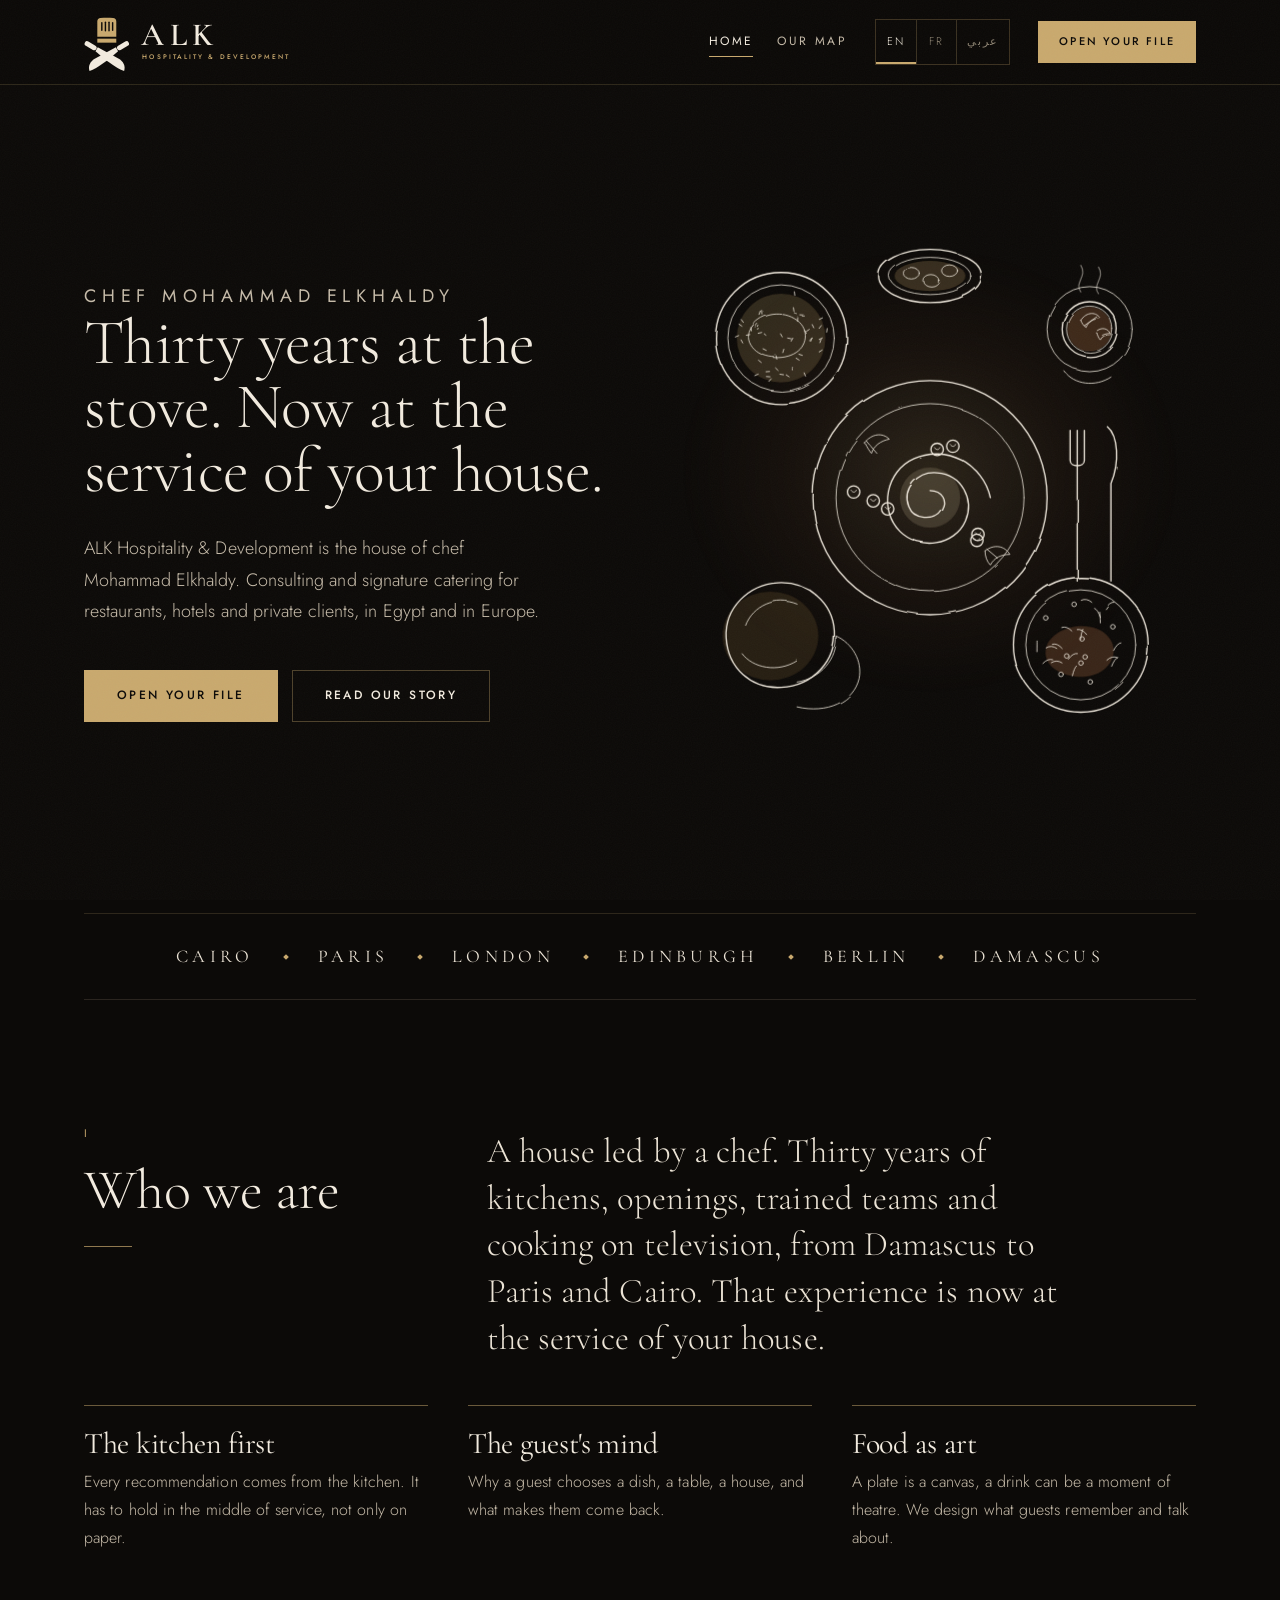
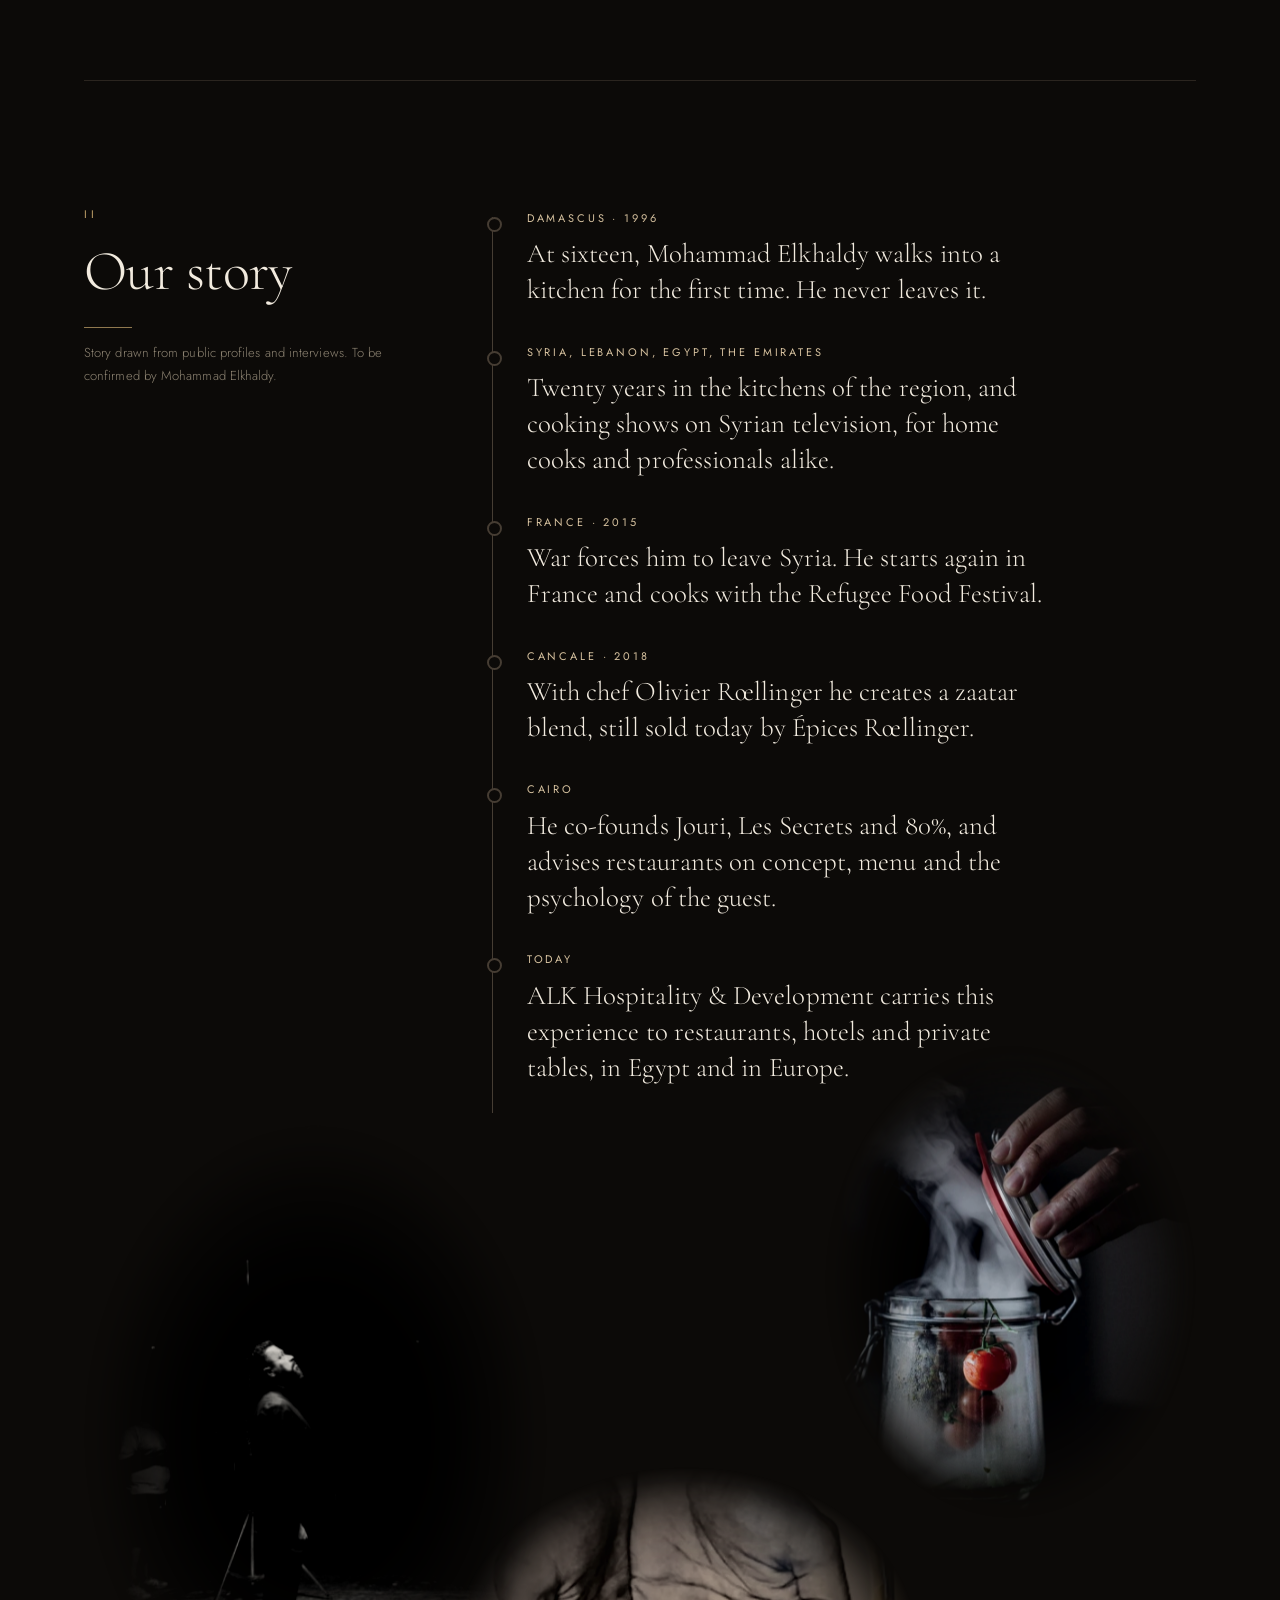
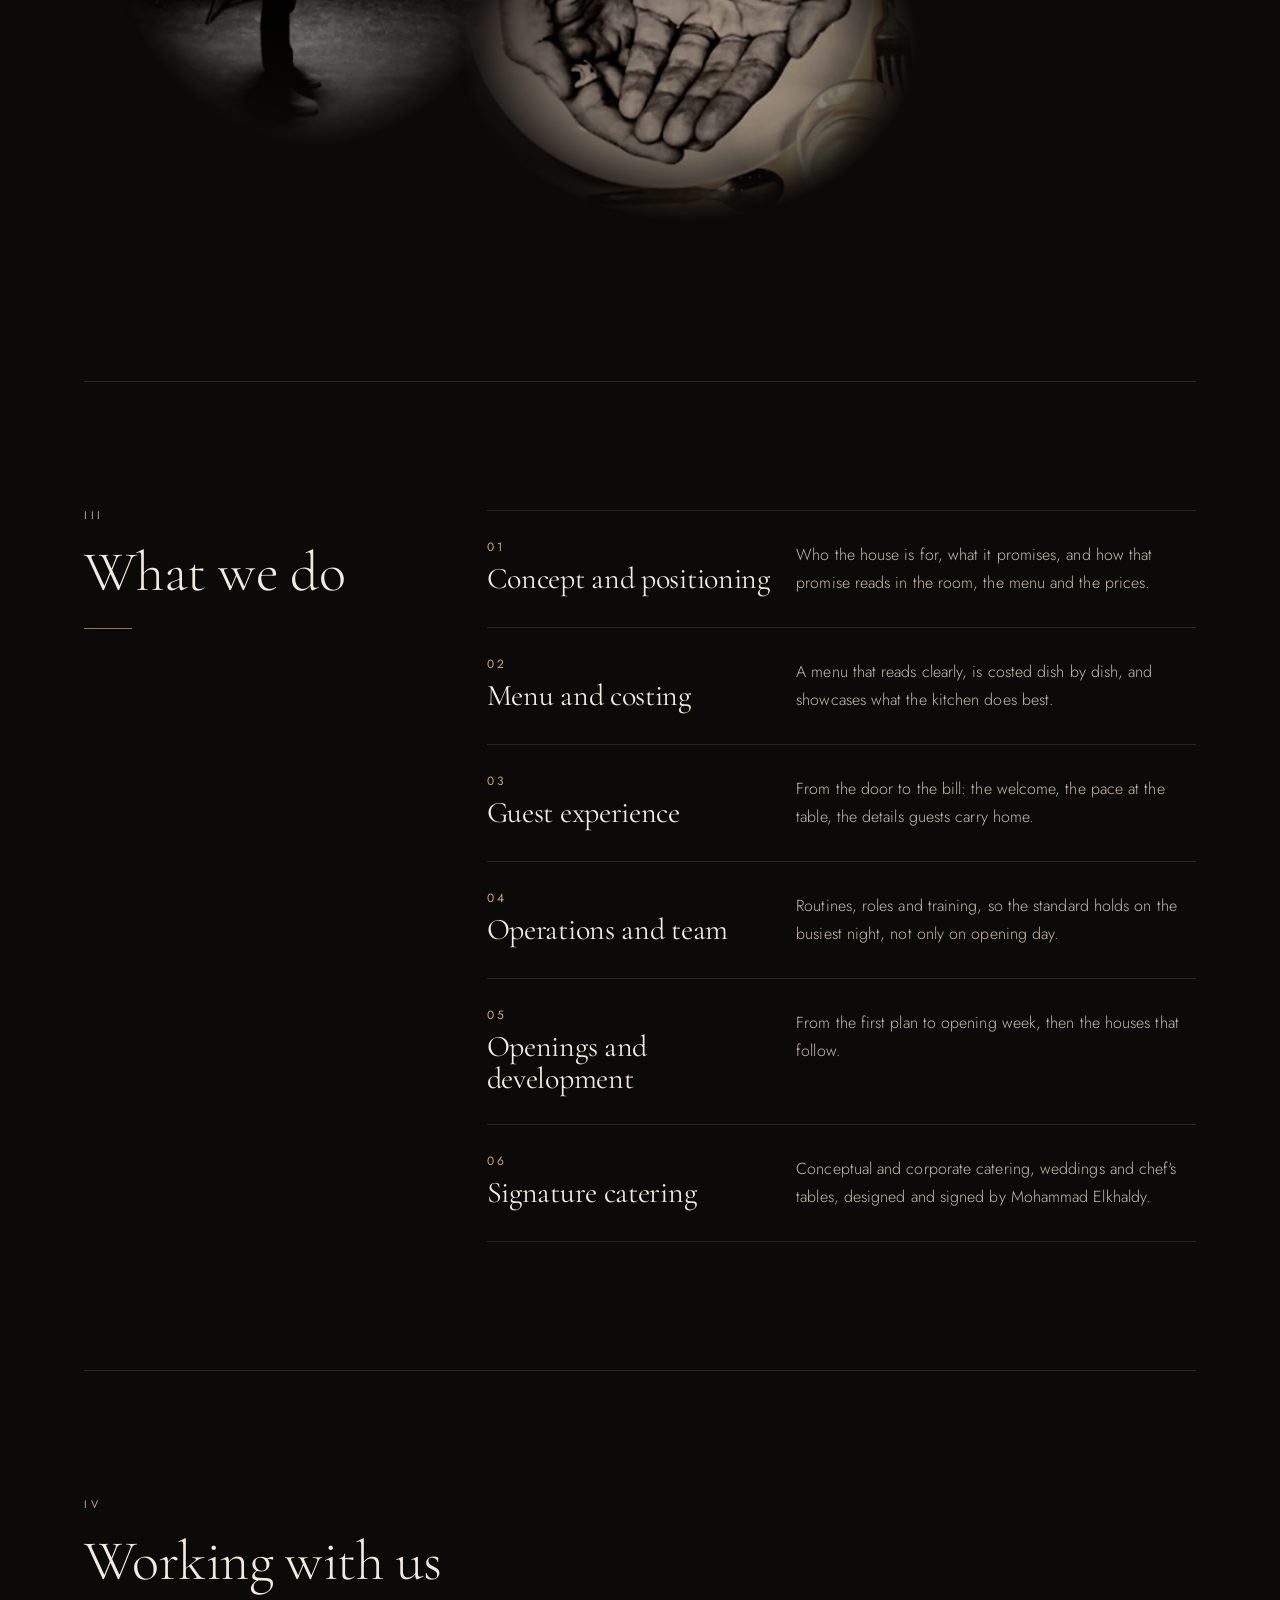
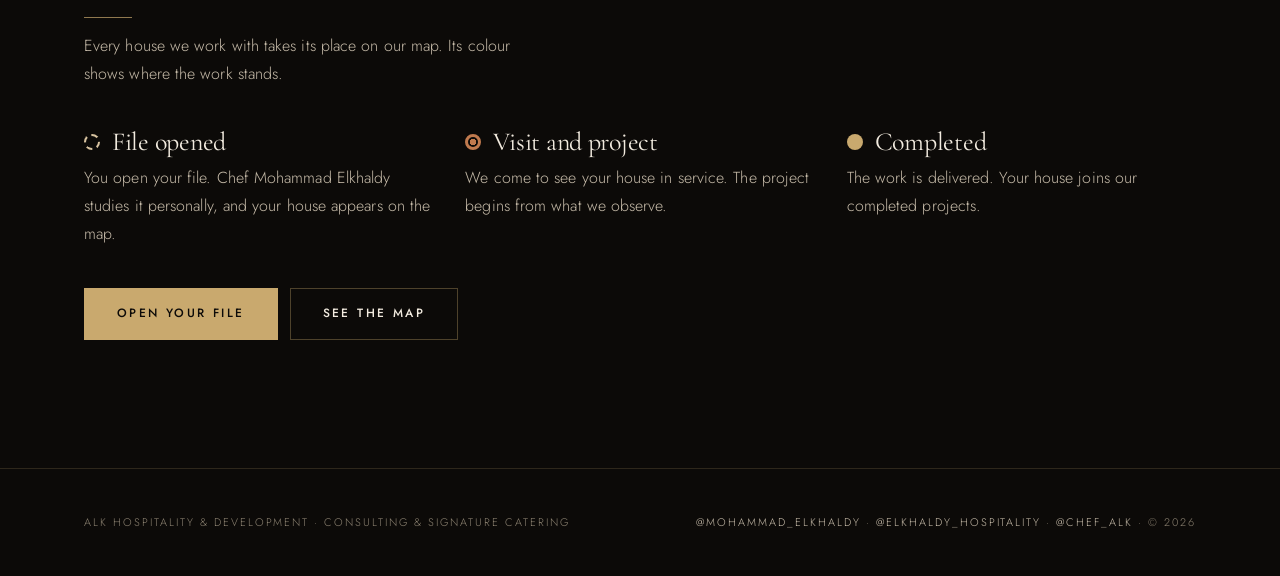
<file: alk-site-github/index.html>
<!DOCTYPE html>
<html lang="en" dir="ltr">
<head>
<meta charset="utf-8">
<meta name="viewport" content="width=device-width, initial-scale=1">
<meta name="theme-color" content="#0c0a08">
<link rel="icon" href="favicon.svg" type="image/svg+xml">
<title>ALK Hospitality</title>
<link rel="preconnect" href="https://fonts.googleapis.com">
<link rel="preconnect" href="https://fonts.gstatic.com" crossorigin>
<link rel="stylesheet" href="https://fonts.googleapis.com/css2?family=Cormorant+Garamond:ital,wght@0,300;0,400;0,500;1,300;1,400&family=Jost:wght@300;400;500&family=Amiri:wght@400;700&family=IBM+Plex+Sans+Arabic:wght@400;500;600&display=swap">
<link rel="stylesheet" href="site.css">
<style>
.hero{display:grid;grid-template-columns:minmax(0,6fr) minmax(0,6fr);gap:48px;align-items:center;padding-block:40px 64px;min-height:calc(100vh - 72px)}
.hero h1{font-size:clamp(44px,5vw,76px);font-weight:300;line-height:1}
:root[dir=rtl] .hero h1{line-height:1.3;font-weight:400}
.kicker{margin:0 0 28px;font:400 11px/1.6 var(--sans);letter-spacing:clamp(.16em,1vw,.32em);text-transform:uppercase;color:var(--red)}
:root[dir=rtl] .kicker{letter-spacing:0;font-size:14px}
.hero p{color:var(--muted);font-size:18px;margin:30px 0 0;max-width:46ch}
.acts{display:flex;flex-wrap:wrap;gap:14px;margin-top:42px}
.table{position:relative}
.table::before{content:"";position:absolute;inset:6% 4% 12%;border-radius:50%;background:radial-gradient(closest-side,rgba(201,169,110,.16),rgba(192,122,78,.06) 55%,transparent);filter:blur(12px);animation:glow 7s ease-in-out infinite;pointer-events:none}
.table svg{position:relative}
@keyframes glow{0%,100%{opacity:.55;transform:scale(.95)}50%{opacity:1;transform:scale(1.05)}}
.hero .kicker,.hero h1,.hero p,.hero .acts{animation:rise 1.1s cubic-bezier(.16,1,.3,1) backwards}
.hero h1{animation-delay:.1s}.hero p{animation-delay:.3s}.hero .acts{animation-delay:.45s}
@keyframes rise{from{opacity:0;transform:translateY(32px)}}
.ticker{border-top:1px solid rgba(201,169,110,.18);padding-block:30px}
.ticker .track{display:flex;flex-wrap:wrap;justify-content:center;gap:10px 0}
.ticker span{display:flex;align-items:center;gap:30px;padding-inline-end:30px;white-space:nowrap;font:400 clamp(15px,1.4vw,19px)/1.4 var(--display);letter-spacing:.24em;text-transform:uppercase;color:#ebe3d5}
:root[dir=rtl] .ticker span{letter-spacing:0;font-size:15px}
.ticker span:last-child{padding-inline-end:0}.ticker span:last-child i{display:none}
.ticker+.band{border-top:1px solid var(--line)}
.ticker i{flex:none;width:4px;height:4px;background:var(--red);transform:rotate(45deg)}
@keyframes tick{to{transform:translateX(-50%)}}
.table svg{display:block;width:100%;height:auto;max-height:calc(100vh - 150px)}
.table .note{margin:8px 0 0;text-align:center}
/* the drawing */
.ink{fill:none;stroke:#f2ebdf;stroke-width:1.5;stroke-linecap:round;stroke-linejoin:round}
.ink .thin{stroke-width:.9}
.wash{opacity:.9}
.anim .ink [pathLength]{stroke-dasharray:1;stroke-dashoffset:1;animation:draw var(--dur,1.2s) cubic-bezier(.65,0,.35,1) forwards;animation-delay:var(--t,0s)}
.anim .wash{opacity:0;animation:wash 1.4s ease-out forwards;animation-delay:var(--t,0s)}
.steam path{animation:steam 4s ease-in-out infinite;transform-box:fill-box;transform-origin:center}
.steam path+path{animation-delay:-2s}
@keyframes draw{to{stroke-dashoffset:0}}
@keyframes wash{to{opacity:.9}}
@keyframes steam{0%,100%{opacity:.15;transform:translateY(4px)}50%{opacity:.7;transform:translateY(-4px)}}
.diffs{display:grid;grid-template-columns:repeat(3,minmax(0,1fr));gap:40px;margin-top:44px}
.diffs h3{font-size:30px;padding-top:22px;border-top:1px solid rgba(201,169,110,.5)}
.diffs p{color:var(--muted);margin:8px 0 0}
.who p.big{font-family:var(--display);font-weight:300;font-size:clamp(26px,2.7vw,38px);line-height:1.35;max-width:36ch;margin:0;color:#ebe3d5}
:root[dir=rtl] .who p.big{line-height:1.7}
.story{list-style:none;margin:0;padding:0;position:relative}
.story::before{content:"";position:absolute;top:8px;bottom:8px;inset-inline-start:5px;width:1px;background:var(--line2)}
.story li{position:relative;padding:0 0 34px;padding-inline-start:40px}
.story::after{content:"";position:absolute;top:8px;bottom:8px;inset-inline-start:5px;width:1px;background:var(--red);transform-origin:top;transform:scaleY(var(--p,1));transition:transform .25s linear}
.story li::before{content:"";position:absolute;z-index:1;top:8px;inset-inline-start:0;width:11px;height:11px;border-radius:50%;background:var(--bg);border:2px solid var(--line2);transition:background .5s,border-color .5s,box-shadow .5s}
.story li.on::before{border-color:var(--red);background:var(--red);box-shadow:0 0 0 6px rgba(201,169,110,.14)}
.story li b{transition:color .5s}.story li.on b{color:var(--red-ink)}
.story b{display:block;font-weight:400;font-size:11px;letter-spacing:.26em;text-transform:uppercase;color:var(--olive)}
:root[dir=rtl] .story b{letter-spacing:0;font-size:14px}
.story p{margin:8px 0 0;font-family:var(--display);font-weight:300;font-size:clamp(22px,2.1vw,28px);line-height:1.35;max-width:40ch}
:root[dir=rtl] .story p{line-height:1.75}
.status{list-style:none;margin:40px 0 0;padding:0;display:grid;grid-template-columns:repeat(3,minmax(0,1fr));gap:32px}
.status h3{font-size:26px;display:flex;align-items:center;gap:12px}
.status p{color:var(--muted);margin:8px 0 0}
.mk{flex:none;width:16px;height:16px;border-radius:50%}
.mk.done{background:var(--red)}.mk.progress{border:3px solid var(--gold);background:radial-gradient(circle,var(--gold) 0 3px,transparent 3.5px)}.mk.open{border:2px dashed var(--steel)}
.join-cta{display:flex;flex-wrap:wrap;gap:12px;margin-top:40px}
/* story photographs: no frames; each picture melts into the graphite ground at its edges, toned to the site's palette */
.frames{grid-column:1/-1;display:grid;grid-template-columns:repeat(12,minmax(0,1fr));gap:clamp(40px,6vw,90px) 0;align-items:start;margin-top:clamp(24px,5vw,64px)}
.frames figure{position:relative;margin:0;will-change:transform;transform:translateY(var(--y,0px))}
.frames .ph{position:relative;
  -webkit-mask-image:radial-gradient(closest-side,#000 42%,rgba(0,0,0,.82) 60%,rgba(0,0,0,.42) 80%,rgba(0,0,0,.12) 92%,transparent 100%);
  mask-image:radial-gradient(closest-side,#000 42%,rgba(0,0,0,.82) 60%,rgba(0,0,0,.42) 80%,rgba(0,0,0,.12) 92%,transparent 100%);-webkit-mask-size:100% 100%;mask-size:100% 100%}
.frames img{display:block;width:100%;height:100%;object-fit:cover;filter:brightness(.86) contrast(1.06) saturate(.85);transition:transform 2.4s cubic-bezier(.16,1,.3,1),filter 1s}
.frames figure:hover img{transform:scale(1.03);filter:brightness(1) contrast(1.06) saturate(1)}
/* warm the black-and-white pictures toward the ink colour, darken the bright plate so it sits in the night */
.frames .f1 img{filter:brightness(.92) contrast(1.08) sepia(.12)}
.frames .f2 img{filter:brightness(.7) contrast(1.1) saturate(.55) sepia(.18)}
.frames .f2:hover img{filter:brightness(.88) contrast(1.08) saturate(.8) sepia(.1)}
.frames .f1{grid-column:1/span 5;grid-row:calc(var(--r,0) + 1);z-index:1}.frames .f1 .ph{aspect-ratio:430/576}
.frames .f2{grid-column:5/span 5;grid-row:calc(var(--r,0) + 1);margin-top:clamp(60px,12vw,190px)}.frames .f2 .ph{aspect-ratio:506/388}
.frames .f2 img{object-position:50% 45%}
.frames .f3{grid-column:9/span 4;grid-row:calc(var(--r,0) + 1);margin-top:clamp(-30px,-2vw,0px);z-index:1}.frames .f3 .ph{aspect-ratio:822/1050}
/* reveal: each picture surfaces out of the dark, from a soft blur */
.frames.rv{opacity:1;transform:none}
.frames.rv .ph{opacity:0;filter:blur(14px);transition:opacity 1.8s ease,filter 1.8s ease}
.frames.rv img{transform:scale(1.12)}
.frames.rv.in .ph{opacity:1;filter:none}
.frames.rv.in img{transform:none}
.frames.rv.in figure:hover img{transform:scale(1.03)}
.frames.rv.in .f2 .ph,.frames.rv.in .f2 img{transition-delay:.3s}
.frames.rv.in .f3 .ph,.frames.rv.in .f3 img{transition-delay:.6s}
@media(max-width:900px){
  .frames{grid-template-columns:repeat(6,minmax(0,1fr))}
  .frames .f1{grid-column:1/span 4;grid-row:calc(var(--r,0) * 2 + 1)}.frames .f3{grid-column:3/span 4;grid-row:calc(var(--r,0) * 2 + 1);margin-top:42%}
  .frames .f2{grid-column:1/span 5;grid-row:calc(var(--r,0) * 2 + 2);margin-top:-12%}
}
@media(prefers-reduced-motion:reduce){.frames figure{transform:none}.frames .ph{opacity:1!important;filter:none!important}.frames img{transform:none!important}}
@media(prefers-reduced-motion:reduce){.story::after{transform:none}.story li::before{border-color:var(--red)}}
@media(max-width:900px){
  .hero{grid-template-columns:minmax(0,1fr);min-height:0;gap:24px;padding-top:28px}
  /* phones and tablets: text, then the plates being drawn, then the buttons */
  .hero{display:flex;flex-direction:column;gap:0}
  .hero>div{display:contents}
  .hero .table{order:1;margin-top:36px!important}
  .hero .acts{order:2;margin-top:28px}
  .hero .acts .btn{flex:1 1 100%}
  .diffs,.status{grid-template-columns:minmax(0,1fr);gap:28px}
}
</style>
</head>
<body>
<header>
  <div class="wrap bar">
    <a class="logo" href="index.html" aria-label="ALK Hospitality &amp; Development">
      <svg viewBox="0 0 236 60" aria-hidden="true"><mask id="toqueCut"><rect x="10" y="0" width="28" height="34" fill="#fff"/><g fill="#000"><rect x="18" y="8.5" width="1.5" height="9.5" rx=".75"/><rect x="21.8" y="8" width="1.5" height="10.5" rx=".75"/><rect x="25.6" y="8" width="1.5" height="10.5" rx=".75"/><rect x="29.4" y="8.5" width="1.5" height="9.5" rx=".75"/></g></mask><g class="toque" fill="#c9a96e"><path mask="url(#toqueCut)" d="M14 24V7.6c0-2 1.4-3.3 3.3-3.4 4.5-.5 9-.5 13.4 0 1.9.1 3.3 1.4 3.3 3.4V24Z"/><rect x="14" y="26" width="20" height="4.2"/></g><g fill="#f2ebdf"><g class="kl"><g transform="translate(1 30) rotate(30)"><path d="M2.6-2.6h8.6a2.6 2.6 0 0 1 0 5.2H2.6a2.6 2.6 0 0 1 0-5.2Z"/><path d="M14.2-2.3 39-2.9c6-.1 10.6 2.9 11.8 8.4-9.4 1.3-22.6-.1-36.6-3.1Z"/></g></g><g class="kr"><g transform="translate(47 30) scale(-1 1) rotate(30)"><path d="M2.6-2.6h8.6a2.6 2.6 0 0 1 0 5.2H2.6a2.6 2.6 0 0 1 0-5.2Z"/><path d="M14.2-2.3 39-2.9c6-.1 10.6 2.9 11.8 8.4-9.4 1.3-22.6-.1-36.6-3.1Z"/></g></g></g><g class="wm"><text x="60" y="33" fill="#f2ebdf" font-family="Cormorant Garamond,Georgia,serif" font-size="34" font-weight="600" letter-spacing="6">ALK</text><text x="61.5" y="47.5" fill="#c9a96e" font-family="Jost,Avenir Next,Segoe UI,sans-serif" font-size="7" font-weight="500" letter-spacing="2.2">HOSPITALITY &amp; DEVELOPMENT</text></g></svg>
    </a>
    <button class="menu-btn" id="menuBtn" type="button" aria-expanded="false" aria-controls="menu"><span data-t="menu">Menu</span><span class="burger" aria-hidden="true"><i></i><i></i></span></button>
    <div class="menu" id="menu">
      <nav aria-label="Main"><a href="index.html" aria-current="page" data-t="navHome">Home</a><a href="map.html" data-t="navMap">Our map</a></nav>
      <div class="langs" id="langs" role="group" aria-label="Language / Langue / اللغة"><button type="button" data-l="en" lang="en" aria-pressed="true">EN</button><button type="button" data-l="fr" lang="fr" aria-pressed="false">FR</button><button type="button" data-l="ar" lang="ar" aria-pressed="false">عربي</button></div>
      <a class="btn" href="map.html#join" data-t="cta">Add your restaurant</a>
    </div>
  </div>
</header>

<main class="wrap">
  <section class="hero" aria-labelledby="h1">
    <div>
      <p class="kicker" data-t="kicker">Chef Mohammad Elkhaldy</p>
      <h1 id="h1" data-t="h1">Thirty years in kitchens. Now we work in yours.</h1>
      <p data-t="lead">ALK Hospitality &amp; Development is the consulting house of chef Mohammad Elkhaldy.</p>
      <div class="acts"><a class="btn" href="map.html#join" data-t="cta">Add your restaurant</a><a class="btn ghost" href="#story" data-t="readStory">Read our story</a></div>
    </div>
    <figure class="table" style="margin:0">
      <svg id="draw" viewBox="0 0 600 600" role="img" aria-labelledby="drawcap">
        <defs>
          <filter id="hand" x="-5%" y="-5%" width="110%" height="110%"><feTurbulence type="fractalNoise" baseFrequency=".022" numOctaves="2" seed="7"/><feDisplacementMap in="SourceGraphic" scale="3.2"/></filter>
        </defs>
        <!-- washes: colour sits inside the lines -->
        <g class="wash" style="--t:5.2s">
          <circle cx="132" cy="132" r="50" fill="#c9a96e" opacity=".22"/>
          <circle cx="300" cy="312" r="34" fill="#d8c3a0" opacity=".2"/>
          <path d="M432,478 c10,-22 52,-30 70,-8 c14,18 -2,44 -30,44 c-26,0 -48,-14 -40,-36z" fill="#c07a4e" opacity=".28"/>
          <circle cx="480" cy="122" r="25" fill="#c07a4e" opacity=".3"/>
          <ellipse cx="300" cy="62" rx="40" ry="17" fill="#c9a96e" opacity=".25"/>
          <ellipse cx="120" cy="468" rx="54" ry="50" fill="#c99a5b" opacity=".16"/>
        </g>
        <g class="ink" filter="url(#hand)" id="lines">
          <!-- zaatar bowl, top left -->
          <circle cx="132" cy="132" r="74" style="--t:.1s"/>
          <circle cx="132" cy="132" r="60" class="thin" style="--t:.5s"/>
          <path d="M100,118 c10,-14 34,-18 50,-6 c14,10 12,30 -4,38 c-16,8 -40,4 -48,-10 c-5,-8 -3,-16 2,-22" class="thin" style="--t:1s"/>
          <g id="zaatar" class="thin"></g>
          <!-- hummus plate, centre -->
          <circle cx="300" cy="312" r="132" style="--t:.4s;--dur:1.5s"/>
          <circle cx="300" cy="312" r="106" class="thin" style="--t:.9s;--dur:1.4s"/>
          <path d="M300,312 m0,-8 c14,0 20,12 14,22 c-8,14 -32,12 -38,-4 c-8,-20 10,-40 32,-38 c28,2 42,30 32,54 c-12,28 -52,34 -74,12 c-24,-24 -16,-68 16,-82 c36,-16 78,6 86,44" style="--t:1.6s;--dur:2s"/>
          <g id="chick"></g>
          <path d="M226,250 c8,-10 20,-12 28,-4 c-10,2 -18,8 -20,16 c-4,-4 -6,-8 -8,-12z M240,262 l-12,-14" class="thin" style="--t:3.4s"/>
          <path d="M362,372 c10,-8 22,-6 28,4 c-10,0 -18,4 -22,12 c-4,-4 -6,-10 -6,-16z M376,380 l-12,-10" class="thin" style="--t:3.6s"/>
          <!-- mint tea, top right -->
          <circle cx="480" cy="122" r="48" class="thin" style="--t:.7s"/>
          <circle cx="480" cy="122" r="31" style="--t:1.1s"/>
          <circle cx="480" cy="122" r="26" class="thin" style="--t:1.4s"/>
          <path d="M470,112 c6,-10 18,-10 22,-2 c-8,0 -14,4 -16,10 c-3,-2 -5,-5 -6,-8z M474,118 l14,-10 M488,126 c6,-6 14,-4 16,2 c-6,0 -10,2 -12,6 c-2,-2 -3,-5 -4,-8z" class="thin" style="--t:2.6s"/>
          <path d="M452,170 c10,14 34,18 52,6" class="thin" style="--t:2s"/>
          <!-- cutlery, right of the plate -->
          <path d="M466,236 l0,170 M458,236 l0,34 c0,8 16,8 16,0 l0,-34 M466,236 l0,30" style="--t:2.2s"/>
          <path d="M500,232 c12,10 14,40 4,64 l0,110" style="--t:2.4s"/>
          <!-- baladi bread, bottom left -->
          <path d="M70,470 c-2,-34 26,-60 58,-62 c34,-2 62,22 64,54 c2,34 -24,62 -60,64 c-34,2 -60,-22 -62,-56z" style="--t:1.2s"/>
          <path d="M92,456 c8,-22 34,-34 58,-24 M88,488 c12,16 40,22 62,8" class="thin" style="--t:2.8s"/>
          <path d="M150,520 c26,-4 46,-26 44,-52 c18,8 30,28 26,48 c-6,26 -36,40 -70,32" class="thin" style="--t:2s"/>
          <!-- koshari bowl, bottom right -->
          <circle cx="470" cy="478" r="76" style="--t:1.4s"/>
          <circle cx="470" cy="478" r="62" class="thin" style="--t:1.8s"/>
          <g id="kosh" class="thin"></g>
          <!-- olives dish, top -->
          <ellipse cx="300" cy="62" rx="58" ry="30" style="--t:1.6s"/>
          <ellipse cx="300" cy="62" rx="46" ry="21" class="thin" style="--t:2s"/>
          <ellipse cx="280" cy="60" rx="9" ry="6.5" class="thin" style="--t:3s;--dur:.5s"/>
          <ellipse cx="302" cy="68" rx="9" ry="6.5" class="thin" style="--t:3.2s;--dur:.5s"/>
          <ellipse cx="322" cy="56" rx="9" ry="6.5" class="thin" style="--t:3.4s;--dur:.5s"/>
        </g>
        <g class="steam" stroke="#f2ebdf" stroke-width="1.3" fill="none" stroke-linecap="round" opacity=".5">
          <path d="M470,80 c-8,-10 8,-18 0,-30"/><path d="M490,82 c-8,-10 8,-18 0,-30"/>
        </g>
      </svg>
      <figcaption class="vh" id="drawcap" data-t="drawNote"></figcaption>
    </figure>
  </section>

  <div class="ticker" aria-hidden="true"><div class="track" id="ticker"></div></div>

  <section class="band who" aria-labelledby="h-who">
    <div class="split">
      <h2 id="h-who" data-t="whoTitle">Who we are</h2>
      <p class="big" data-t="whoBody">A chef-led consulting house.</p>
    </div>
    <div class="diffs" id="diffs"></div>
  </section>

  <section class="band split" id="story" aria-labelledby="h-story">
    <div><h2 id="h-story" data-t="storyTitle">Our story</h2><p class="note" data-t="storyNote" style="margin-top:14px"></p></div>
    <ol class="story" id="storyList"></ol>
    <div class="frames" id="frames"></div>
  </section>

  <section class="band split" aria-labelledby="h-svc">
    <h2 id="h-svc" data-t="svcTitle">What we do</h2>
    <ul class="rows" id="svc"></ul>
  </section>

  <section class="band" aria-labelledby="h-join">
    <h2 id="h-join" data-t="joinTitle">Working with us</h2>
    <p style="color:var(--muted);max-width:52ch;margin:14px 0 0" data-t="joinBody"></p>
    <ol class="status" id="steps"></ol>
    <div class="join-cta"><a class="btn" href="map.html#join" data-t="cta">Add your restaurant</a><a class="btn ghost" href="map.html" data-t="seeMap">See the map</a></div>
  </section>
</main>

<footer><div class="wrap"><span data-t="foot"></span><span><a href="https://www.instagram.com/mohammad_elkhaldy/">@mohammad_elkhaldy</a> · <a href="https://www.instagram.com/elkhaldy_hospitality/">@elkhaldy_hospitality</a> · <a href="https://www.instagram.com/chef_alk/">@chef_alk</a> · © 2026</span></div></footer>

<script src="site.js"></script>
<script>
{
// seeded scatter for zaatar specks, chickpeas and koshari
let seed = 11; const rnd = () => (seed = (seed * 16807) % 2147483647) / 2147483647;
const NS = "http://www.w3.org/2000/svg";
const add = (g, tag, attrs) => { const e = document.createElementNS(NS, tag); for (const k in attrs) e.setAttribute(k, attrs[k]); g.appendChild(e); return e; };
const scatter = (id, cx, cy, r, n, fn) => { const g = document.getElementById(id); for (let i = 0; i < n; i++) { const a = rnd() * 6.283, d = Math.sqrt(rnd()) * r; fn(g, cx + Math.cos(a) * d, cy + Math.sin(a) * d, i); } };
scatter("zaatar", 132, 132, 52, 46, (g, x, y, i) => { const a = rnd() * 6.283; add(g, "path", {d:`M${x.toFixed(1)},${y.toFixed(1)} l${(Math.cos(a)*4).toFixed(1)},${(Math.sin(a)*4).toFixed(1)}`, style:`--t:${(1.8 + i * .03).toFixed(2)}s;--dur:.4s`}); });
scatter("chick", 300, 312, 90, 9, (g, x, y, i) => { if (Math.hypot(x - 300, y - 312) < 46) return; add(g, "circle", {cx:x.toFixed(1), cy:y.toFixed(1), r:7, style:`--t:${(3 + i * .1).toFixed(2)}s;--dur:.6s`}); add(g, "path", {class:"thin", d:`M${(x-3).toFixed(1)},${(y-2).toFixed(1)} c2,3 5,3 6,0`, style:`--t:${(3.2 + i * .1).toFixed(2)}s;--dur:.4s`}); });
scatter("kosh", 470, 478, 50, 26, (g, x, y, i) => { const a = rnd() * 6.283; if (i % 3 === 0) add(g, "circle", {cx:x.toFixed(1), cy:y.toFixed(1), r:2.6, style:`--t:${(3 + i * .04).toFixed(2)}s;--dur:.3s`}); else add(g, "path", {d:`M${x.toFixed(1)},${y.toFixed(1)} q${(Math.cos(a)*6).toFixed(1)},${(Math.sin(a)*6-4).toFixed(1)} ${(Math.cos(a)*12).toFixed(1)},${(Math.sin(a)*12).toFixed(1)}`, style:`--t:${(2.8 + i * .04).toFixed(2)}s;--dur:.5s`}); });
document.querySelectorAll("#lines path, #lines circle").forEach(e => e.setAttribute("pathLength", "1"));
if (!matchMedia("(prefers-reduced-motion: reduce)").matches) document.getElementById("draw").classList.add("anim");

function render(){
  const d = t();
  $("diffs").innerHTML = d.diffs.map(x => `<div><h3>${esc(x[0])}</h3><p>${esc(x[1])}</p></div>`).join("");
  /* story photographs come from content/gallery.json; they are laid out in rows of three */
  $("frames").hidden = !GALLERY.length;
  if (!$("frames").dataset.built) {
    $("frames").innerHTML = GALLERY.map((g, i) => `<figure class="f${i % 3 + 1}" style="--r:${Math.floor(i / 3)}"><div class="ph"><img src="${esc(g.image)}" alt="" loading="lazy" decoding="async"></div></figure>`).join("");
    $("frames").dataset.built = "1";
  }
  document.querySelectorAll("#frames img").forEach((im, n) => im.alt = GALLERY[n]["alt_" + LANG] || GALLERY[n].alt_en || "");
  $("storyList").innerHTML = d.story.map(x => `<li><b>${esc(x[0])}</b><p>${esc(x[1])}</p></li>`).join("");
  $("svc").innerHTML = d.svc.map(x => `<li><h3>${esc(x[0])}</h3><p>${esc(x[1])}</p></li>`).join("");
  const cls = ["open", "progress", "done"];
  const words = d.ticker.map(w => `<span>${esc(w)}<i></i></span>`).join("");
  $("ticker").innerHTML = words;
  $("steps").innerHTML = d.joinSteps.map((x, i) => `<li><h3><span class="mk ${cls[i]}" aria-hidden="true"></span>${esc(x[0])}</h3><p>${esc(x[1])}</p></li>`).join("");
}
CONTENT.then(() => initLang(render));
}
</script>
</body>
</html>
</file>
<file: alk-site-github/site.css>
/* VOICE: quiet, assured hospitality. A maître d' who knows the room.
   IDEA: a chef's sketchbook and a consultant's survey map, both in ink on a black table.
   PICTURE: home = a table seen from above, drawn by hand line by line; map = hand-drawn Egypt with status points.
   COLOUR and TYPE: graphite ground, warm white ink, signal red for finished work, gold for work in progress, steel for newly opened files.
   LAYOUT: two pages sharing one rail: home (who we are, story, services, how to join), map (status map, case file, join flow). */
:root{color-scheme:dark;--bg:#0c0a08;--panel:#14110e;--land:#1d1915;--line:#2b251f;--line2:#463d33;--ink:#f2ebdf;--muted:#c6bba9;--quiet:#8e8473;
  --red:#c9a96e;--gold:#c07a4e;--steel:#d8c3a0;--red-ink:#f3e3c3;--olive:#d8c3a0;
  --display:"Cormorant Garamond",Georgia,serif;--sans:Jost,"Avenir Next",Avenir,"Segoe UI",sans-serif}
:root[dir=rtl]{--display:Amiri,"Times New Roman",serif;--sans:"IBM Plex Sans Arabic",Tahoma,sans-serif}
:root[data-theme=light],:root[data-theme=dark]{color-scheme:dark}
[hidden]{display:none!important}
*{box-sizing:border-box;min-width:0}
html{scroll-behavior:smooth;scroll-padding-top:84px}
body{margin:0;background:var(--bg);color:var(--ink);font:16px/1.6 var(--sans);overflow-x:clip;-webkit-font-smoothing:antialiased}
::selection{background:var(--red);color:#0c0a08}
input,select,textarea{caret-color:var(--red)}
*{scrollbar-color:var(--line2) transparent;scrollbar-width:thin}
a{color:inherit;text-underline-offset:.25em}
button,input,select,textarea{font:inherit;color:inherit}
:focus-visible{outline:2px solid var(--olive);outline-offset:3px}
.wrap{max-width:1240px;margin:0 auto;padding-inline:max(5vw,16px)}
h1,h2,h3{font-family:var(--display);font-weight:500;line-height:1.05;margin:0;text-wrap:balance;letter-spacing:-.01em}
:root[dir=rtl] :is(h1,h2,h3){line-height:1.35;letter-spacing:0}
h2{font-size:clamp(34px,3.6vw,48px)}
.note{font-size:13px;color:var(--quiet)}
.vh{position:absolute;width:1px;height:1px;overflow:hidden;clip-path:inset(50%);white-space:nowrap}
.btn{display:inline-flex;align-items:center;justify-content:center;gap:10px;min-height:46px;padding:0 22px;border:1px solid var(--red);background:var(--red);color:#0c0a08;font-weight:600;font-size:15px;cursor:pointer;text-decoration:none;transition:background .25s,color .25s,border-color .25s,transform .35s cubic-bezier(.16,1,.3,1),box-shadow .35s}
.btn:hover{background:#dcc08c;transform:translateY(-2px);box-shadow:0 14px 34px -14px rgba(201,169,110,.85)}
.btn.ghost:hover{box-shadow:none}
.btn.ghost{background:transparent;color:var(--ink);border-color:var(--line2)}
.btn.ghost:hover{border-color:var(--ink)}
.btn[disabled]{opacity:.45;cursor:not-allowed}

header{position:sticky;top:0;z-index:50;background:rgba(12,10,8,.94);backdrop-filter:blur(8px);border-bottom:1px solid var(--line)}
.bar{display:flex;align-items:center;gap:28px;height:72px}
.logo{display:block;flex:none;direction:ltr}
.logo svg{display:block;width:224px;height:auto;overflow:visible}
nav{display:flex;gap:24px;margin-inline-start:auto;font-size:15px}
nav a{white-space:nowrap;text-decoration:none;color:var(--muted);padding-block:4px;border-bottom:1px solid transparent}
nav a:hover{color:var(--ink)}
nav a[aria-current=page]{color:var(--ink);border-color:var(--red)}
.langs{display:flex;flex:none;border:1px solid var(--line2)}
.langs button{min-height:44px;min-width:40px;padding:0 10px;border:0;background:none;cursor:pointer;font-size:13px;letter-spacing:.04em;color:var(--quiet)}
.langs button+button{border-inline-start:1px solid var(--line2)}
.langs button:hover{color:var(--ink)}
.langs button[aria-pressed=true]{color:var(--ink);box-shadow:inset 0 -2px 0 var(--red)}
.bar .btn{min-height:44px;padding:0 16px;font-size:14px}

.band{padding-block:clamp(56px,7vw,104px);border-top:1px solid var(--line)}
.split{display:grid;grid-template-columns:minmax(0,4fr) minmax(0,8fr);gap:48px}
@media(min-width:901px){.split>h2{position:sticky;top:110px;align-self:start}}
.rows{list-style:none;margin:0;padding:0}
.rows{counter-reset:r}
.rows li{counter-increment:r;transition:background .5s;display:grid;grid-template-columns:minmax(0,5fr) minmax(0,7fr);gap:24px;padding:24px 0;border-top:1px solid var(--line)}
.rows li:last-child{border-bottom:1px solid var(--line)}
.rows h3{font-size:28px;transition:transform .5s cubic-bezier(.16,1,.3,1),color .3s}
.rows h3::before{content:counter(r,decimal-leading-zero);display:block;margin-bottom:10px;font:500 12px/1 var(--sans);letter-spacing:.14em;color:var(--red)}
.rows li:hover{background:linear-gradient(90deg,rgba(201,169,110,.07),transparent 75%)}
:root[dir=rtl] .rows li:hover{background:linear-gradient(-90deg,rgba(201,169,110,.07),transparent 75%)}
.rows li:hover h3{transform:translateX(8px)}
:root[dir=rtl] .rows li:hover h3{transform:translateX(-8px)}
.rows p{margin:0;color:var(--muted);max-width:52ch}

.field{display:block;margin-top:14px}
.field>span{display:block;font-size:13px;color:var(--muted);margin-bottom:4px}
.field :is(input,select){width:100%;min-height:46px;padding:10px 12px;font-size:16px;background:var(--bg);border:1px solid var(--line2);border-radius:0;appearance:none;text-overflow:ellipsis}
.field select{padding-inline-end:34px;background-image:linear-gradient(45deg,transparent 50%,var(--muted) 50%),linear-gradient(-45deg,transparent 50%,var(--muted) 50%);background-size:6px 6px;background-repeat:no-repeat;background-position:calc(100% - 18px) 50%,calc(100% - 12px) 50%}
:root[dir=rtl] .field select{background-position:12px 50%,18px 50%}
.field input[type=date]{color-scheme:dark}
.field :is(input,select):hover{border-color:var(--quiet)}
.field :is(input,select):focus{outline:none;border-color:var(--olive)}
.field [aria-invalid=true]{border-color:var(--red)}
.err{display:block;font-style:normal;font-size:13px;color:#ff8d82;margin-top:4px}
.err:empty{display:none}
.grid2{display:grid;grid-template-columns:minmax(0,1fr) minmax(0,1fr);gap:0 14px}

footer{border-top:1px solid var(--line);padding-block:28px;font-size:13px;color:var(--quiet)}
footer .wrap{display:flex;justify-content:space-between;gap:16px;flex-wrap:wrap}


/* ---------- life ---------- */
/* paper grain over everything */
body::after{content:"";position:fixed;inset:0;z-index:100;pointer-events:none;opacity:.06;background-image:url("data:image/svg+xml,%3Csvg xmlns='http://www.w3.org/2000/svg' width='180' height='180'%3E%3Cfilter id='n'%3E%3CfeTurbulence type='fractalNoise' baseFrequency='.85' numOctaves='2' stitchTiles='stitch'/%3E%3C/filter%3E%3Crect width='100%25' height='100%25' filter='url(%23n)'/%3E%3C/svg%3E")}
/* logo: the toque settles, the knives cross, the name slides in */
.logo .toque{transform-box:fill-box;transform-origin:50% 100%;transition:transform .5s cubic-bezier(.16,1,.3,1);animation:toque 1s cubic-bezier(.16,1,.3,1) backwards}
.logo .kl,.logo .kr{transform-box:fill-box;transform-origin:50% 50%;animation:knifeL 1s .2s cubic-bezier(.16,1,.3,1) backwards}
.logo .kr{animation-name:knifeR}
.logo .wm{animation:wm 1s .35s cubic-bezier(.16,1,.3,1) backwards}
.logo:hover .toque{transform:translateY(-2px) rotate(-5deg)}
@keyframes toque{from{opacity:0;transform:translateY(8px) scale(.6)}}
@keyframes knifeL{from{opacity:0;transform:rotate(-38deg)}}
@keyframes knifeR{from{opacity:0;transform:rotate(38deg)}}
@keyframes wm{from{opacity:0;transform:translateX(-10px)}}
/* sections rise in as they enter the screen */
.rv{opacity:0;transform:translateY(28px);transition:opacity 1s cubic-bezier(.16,1,.3,1),transform 1s cubic-bezier(.16,1,.3,1)}
.rv.in{opacity:1;transform:none}
.rv .stg>*{opacity:0;transform:translateY(18px);transition:opacity .9s cubic-bezier(.16,1,.3,1),transform .9s cubic-bezier(.16,1,.3,1)}
.rv.in .stg>*{opacity:1;transform:none}
.rv.in .stg>:nth-child(2){transition-delay:.09s}.rv.in .stg>:nth-child(3){transition-delay:.18s}.rv.in .stg>:nth-child(4){transition-delay:.27s}.rv.in .stg>:nth-child(5){transition-delay:.36s}.rv.in .stg>:nth-child(6){transition-delay:.45s}

@media(max-width:900px){
  nav{gap:16px;font-size:14px}.bar{gap:14px}.bar .btn{display:none}
  .split{grid-template-columns:minmax(0,1fr);gap:28px}
}
@media(max-width:600px){
  .logo svg{width:120px}.bar{gap:10px}nav{gap:10px;font-size:13px}.langs button{min-width:30px;padding:0 5px;font-size:12px}
  .rows li{grid-template-columns:minmax(0,1fr);gap:8px}
  .grid2{grid-template-columns:minmax(0,1fr)}
}
@media(max-width:380px){.logo svg{width:100px}.bar{gap:8px}nav{gap:8px}}
@media(prefers-reduced-motion:reduce){html{scroll-behavior:auto}.rv,.rv .stg>*{opacity:1!important;transform:none!important}*,*::before,*::after{animation:none!important;transition:none!important}}

/* ---------- maison: quiet luxury layer (black, champagne, cream; serif display, tracked capitals, hairlines) ---------- */
body{font-weight:300;line-height:1.75;letter-spacing:.005em}
:root[dir=rtl] body{font-weight:400}
body::after{opacity:.035}
h1,h2,h3{font-weight:400}
h2{font-size:clamp(38px,4.4vw,62px);font-weight:300}
:root[dir=rtl] h2{font-weight:400}
.band{padding-block:clamp(84px,10vw,150px)}
header{background:rgba(12,10,8,.84);backdrop-filter:blur(14px) saturate(1.1);border-bottom-color:rgba(201,169,110,.18)}
.bar{height:84px}
nav a{font-size:12px;letter-spacing:.2em;text-transform:uppercase;font-weight:400}
:root[dir=rtl] nav a{font-size:15px;letter-spacing:0}
nav a[aria-current=page]{border-color:var(--red)}
.langs{border-color:rgba(201,169,110,.25)}
.langs button{font-size:11px;letter-spacing:.16em}
.langs button+button{border-color:rgba(201,169,110,.25)}
.btn{min-height:52px;padding:0 32px;font-size:12px;font-weight:500;letter-spacing:.2em;text-transform:uppercase;border-radius:0;transition:background .45s,color .45s,border-color .45s}
:root[dir=rtl] .btn{letter-spacing:0;font-size:15px}
.btn:hover{background:transparent;color:var(--red);transform:none;box-shadow:none}
.btn.ghost{border-color:rgba(201,169,110,.35)}
.btn.ghost:hover{border-color:var(--red);color:var(--red)}
.bar .btn{min-height:42px;padding:0 20px;font-size:11px}
/* section numbers, set like an editorial index */
main{counter-reset:sec}
main .band h2::before{counter-increment:sec;content:counter(sec,upper-roman);display:block;margin-bottom:22px;font:400 11px/1 var(--sans);letter-spacing:.34em;color:var(--red)}
main .band h2::after{content:"";display:block;width:48px;height:1px;margin-top:26px;background:var(--red);opacity:.7}
.rows h3{font-size:30px;font-weight:400}
.rows h3::before{font-weight:400;letter-spacing:.3em}
.rows li{padding:30px 0}
.rows li:hover{background:linear-gradient(90deg,rgba(201,169,110,.05),transparent 75%)}
.field>span{font-size:11px;letter-spacing:.18em;text-transform:uppercase}
:root[dir=rtl] .field>span{font-size:13px;letter-spacing:0}
.field :is(input,select){background:transparent;border:0;border-bottom:1px solid var(--line2);padding-inline:0}
.field select{padding-inline-end:34px}
.field :is(input,select):focus{border-color:var(--red)}
footer{padding-block:44px;font-size:11px;letter-spacing:.18em;text-transform:uppercase;border-top-color:rgba(201,169,110,.18)}
footer a{text-decoration:none;color:var(--muted)}footer a:hover{color:var(--red)}
:root[dir=rtl] footer{letter-spacing:0;font-size:13px}
@media(max-width:600px){nav{gap:14px}nav a{font-size:10px;letter-spacing:.08em}.bar{height:72px}.btn{padding:0 22px}.langs button{font-size:10px;letter-spacing:.06em}}
@media(max-width:380px){nav{gap:10px}nav a{letter-spacing:.04em}}

/* ---------- header on phones: logo + "Menu", the rest opens full screen ---------- */
.menu-btn{display:none}
.menu{display:contents}
@media(max-width:760px){
  .bar{height:72px;gap:0}
  .logo{position:relative;z-index:62}
  .logo svg{width:150px}
  .menu-btn{display:inline-flex;align-items:center;gap:14px;margin-inline-start:auto;min-height:44px;padding:0 2px;border:0;background:none;cursor:pointer;position:relative;z-index:62;color:var(--ink);font:400 11px/1 var(--sans);letter-spacing:.26em;text-transform:uppercase}
  :root[dir=rtl] .menu-btn{letter-spacing:0;font-size:14px}
  .burger{position:relative;display:block;width:26px;height:10px}
  .burger i{position:absolute;inset-inline-end:0;top:0;width:26px;height:1px;background:var(--red);transition:transform .5s cubic-bezier(.16,1,.3,1),top .5s cubic-bezier(.16,1,.3,1),width .5s}
  .burger i+i{top:9px;width:17px}
  header.open .burger i{top:5px;width:26px;transform:rotate(45deg)}
  header.open .burger i+i{transform:rotate(-45deg)}
  header.open{backdrop-filter:none;-webkit-backdrop-filter:none;background:var(--bg)}
  .menu{display:flex;flex-direction:column;position:fixed;inset:0;z-index:61;overflow-y:auto;padding:128px max(7vw,24px) max(36px,env(safe-area-inset-bottom));
    background:radial-gradient(120% 70% at 100% 0%,rgba(201,169,110,.09),transparent 60%),var(--bg);
    opacity:0;visibility:hidden;transition:opacity .45s ease,visibility 0s .45s}
  header.open .menu{opacity:1;visibility:visible;transition:opacity .45s ease}
  .menu nav{display:flex;flex-direction:column;gap:4px;margin:0;border-top:1px solid rgba(201,169,110,.18)}
  .menu nav a{display:block;padding:18px 0;border:0;border-bottom:1px solid rgba(201,169,110,.18);font:300 clamp(38px,11vw,52px)/1.1 var(--display);letter-spacing:0;text-transform:none;color:var(--ink);
    opacity:0;transform:translateY(14px);transition:opacity .6s,transform .7s cubic-bezier(.16,1,.3,1),color .3s}
  :root[dir=rtl] .menu nav a{font-size:clamp(32px,9vw,44px);line-height:1.5;font-weight:400}
  .menu nav a[aria-current=page]{color:var(--red)}
  header.open .menu nav a{opacity:1;transform:none}
  header.open .menu nav a+a{transition-delay:.08s}
  .menu .btn{display:inline-flex;align-self:stretch;margin-top:36px;min-height:54px;font-size:12px;opacity:0;transition:opacity .6s .16s,background .45s,color .45s}
  header.open .menu .btn{opacity:1}
  .menu .langs{margin-top:auto;padding-top:40px;align-self:flex-start;border:0;gap:0}
  .menu .langs button{min-width:56px;min-height:48px;font-size:12px;letter-spacing:.2em;border:1px solid rgba(201,169,110,.25)}
  .menu .langs button+button{border-inline-start:0}
  html.menu-lock{overflow:hidden}
}
@media(max-width:760px) and (prefers-reduced-motion:reduce){.menu,.menu nav a,.menu .btn{transition:none!important}}
</file>
